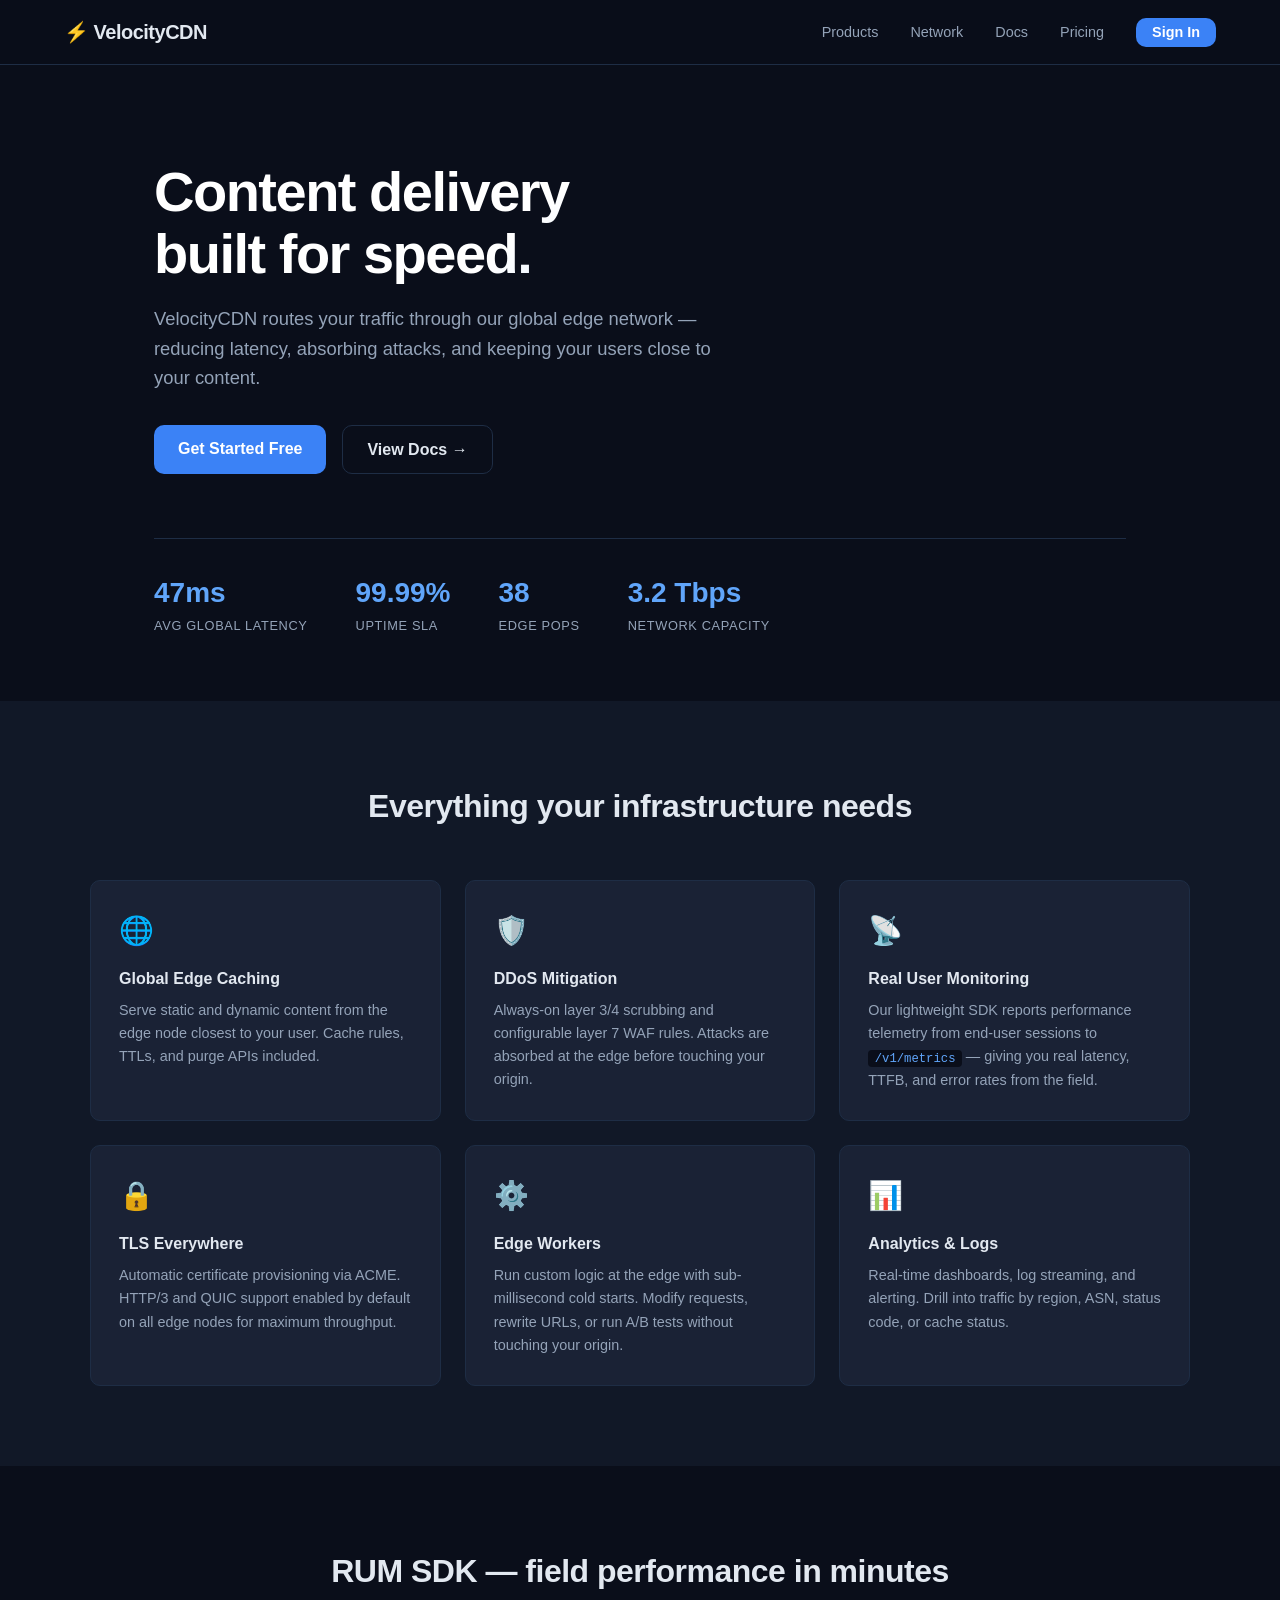
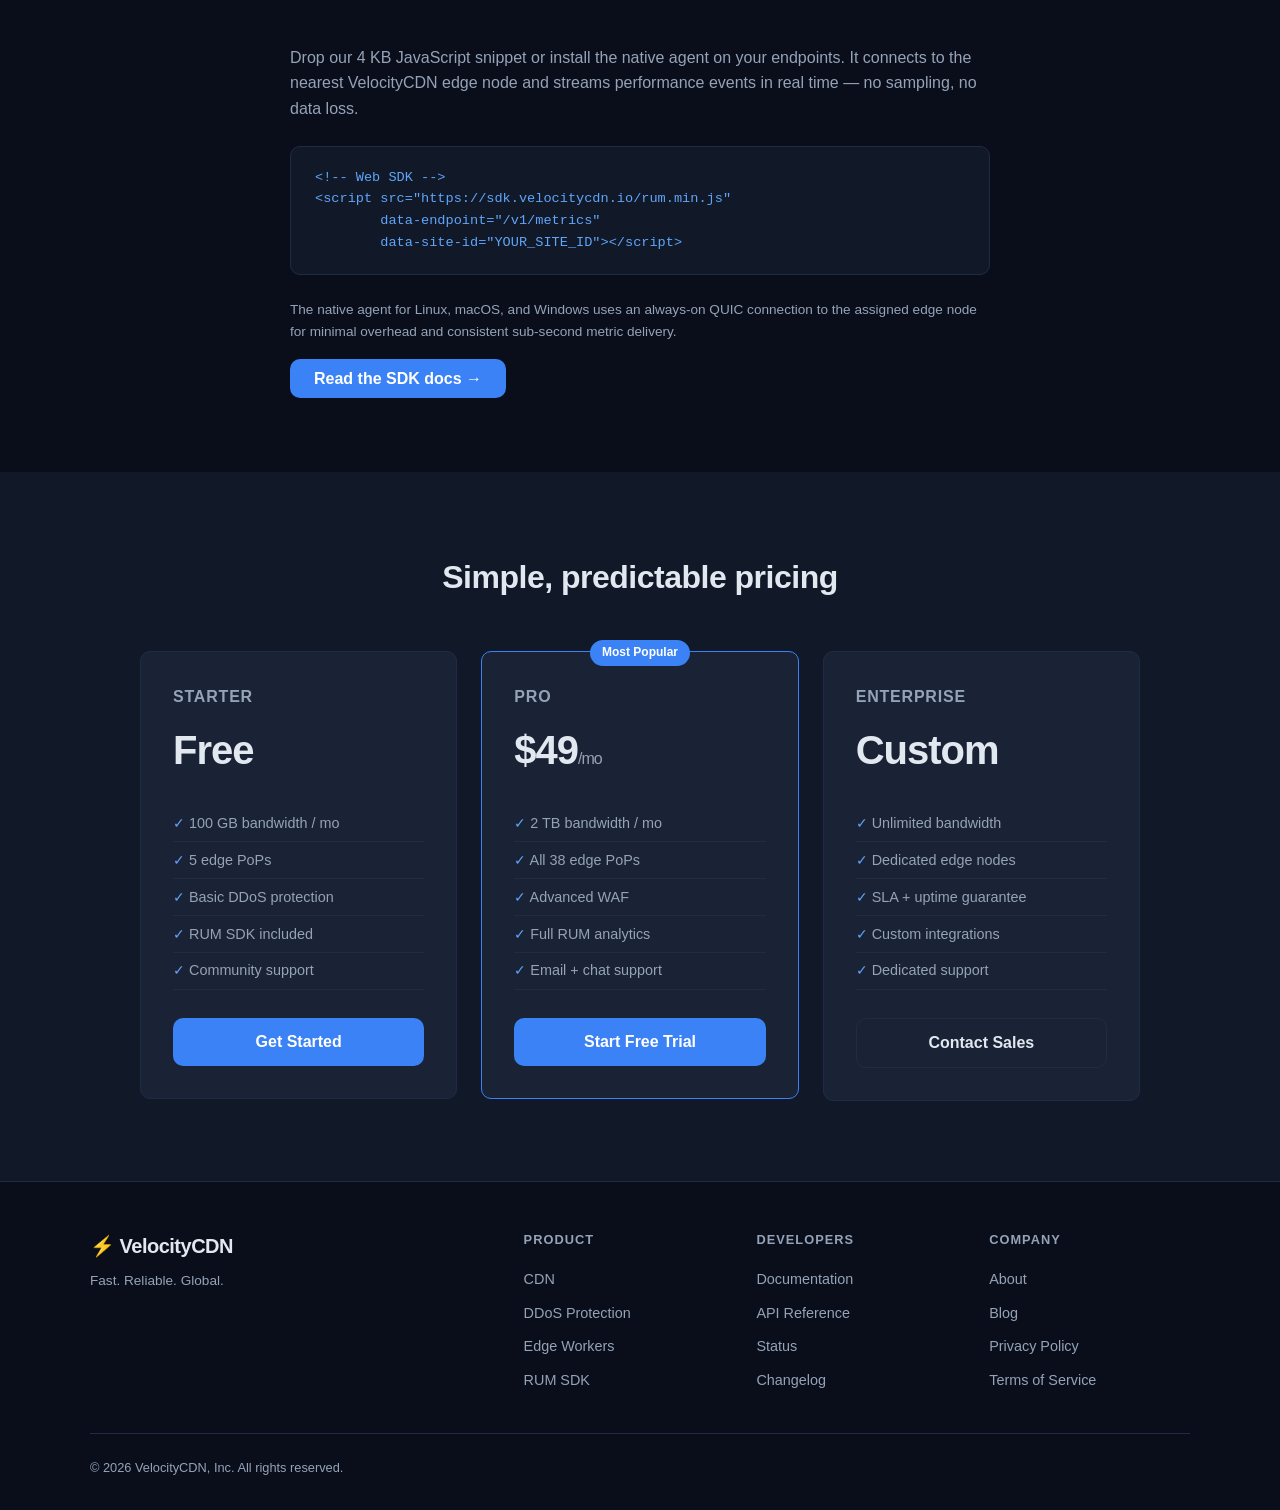
<file: webroot/index.html>
<!DOCTYPE html>
<html lang="en">
<head>
  <meta charset="UTF-8" />
  <meta name="viewport" content="width=device-width, initial-scale=1.0" />
  <title>VelocityCDN — Edge Delivery Network</title>
  <link rel="stylesheet" href="style.css" />
  <style>html { scroll-behavior: smooth; }</style>
</head>
<body>

  <!-- NAV -->
  <header>
    <nav class="navbar">
      <div class="logo">⚡ VelocityCDN</div>
      <ul class="nav-links">
        <li><a href="#products">Products</a></li>
        <li><a href="#network">Network</a></li>
        <li><a href="docs.html">Docs</a></li>
        <li><a href="#pricing">Pricing</a></li>
        <li><a href="login.html" class="btn-nav">Sign In</a></li>
      </ul>
    </nav>
  </header>

  <!-- HERO -->
  <section class="hero">
    <div class="hero-content">
      <h1>Content delivery<br/>built for speed.</h1>
      <p class="hero-sub">VelocityCDN routes your traffic through our global edge network — reducing latency, absorbing attacks, and keeping your users close to your content.</p>
      <div class="hero-btns">
        <a href="login.html" class="btn-primary">Get Started Free</a>
        <a href="docs.html" class="btn-secondary">View Docs →</a>
      </div>
    </div>
    <div class="hero-stat-bar">
      <div class="stat"><span class="stat-num">47ms</span><span class="stat-label">Avg global latency</span></div>
      <div class="stat"><span class="stat-num">99.99%</span><span class="stat-label">Uptime SLA</span></div>
      <div class="stat"><span class="stat-num">38</span><span class="stat-label">Edge PoPs</span></div>
      <div class="stat"><span class="stat-num">3.2 Tbps</span><span class="stat-label">Network capacity</span></div>
    </div>
  </section>

  <!-- FEATURES -->
  <section class="features" id="products">
    <h2>Everything your infrastructure needs</h2>
    <div class="feature-grid">
      <div class="feature-card">
        <div class="feature-icon">🌐</div>
        <h3>Global Edge Caching</h3>
        <p>Serve static and dynamic content from the edge node closest to your user. Cache rules, TTLs, and purge APIs included.</p>
      </div>
      <div class="feature-card">
        <div class="feature-icon">🛡️</div>
        <h3>DDoS Mitigation</h3>
        <p>Always-on layer 3/4 scrubbing and configurable layer 7 WAF rules. Attacks are absorbed at the edge before touching your origin.</p>
      </div>
      <div class="feature-card">
        <div class="feature-icon">📡</div>
        <h3>Real User Monitoring</h3>
        <p>Our lightweight SDK reports performance telemetry from end-user sessions to <code>/v1/metrics</code> — giving you real latency, TTFB, and error rates from the field.</p>
      </div>
      <div class="feature-card">
        <div class="feature-icon">🔒</div>
        <h3>TLS Everywhere</h3>
        <p>Automatic certificate provisioning via ACME. HTTP/3 and QUIC support enabled by default on all edge nodes for maximum throughput.</p>
      </div>
      <div class="feature-card">
        <div class="feature-icon">⚙️</div>
        <h3>Edge Workers</h3>
        <p>Run custom logic at the edge with sub-millisecond cold starts. Modify requests, rewrite URLs, or run A/B tests without touching your origin.</p>
      </div>
      <div class="feature-card">
        <div class="feature-icon">📊</div>
        <h3>Analytics &amp; Logs</h3>
        <p>Real-time dashboards, log streaming, and alerting. Drill into traffic by region, ASN, status code, or cache status.</p>
      </div>
    </div>
  </section>

  <!-- SDK SECTION -->
  <section class="sdk-section" id="network">
    <div class="sdk-content">
      <h2>RUM SDK — field performance in minutes</h2>
      <p>Drop our 4 KB JavaScript snippet or install the native agent on your endpoints. It connects to the nearest VelocityCDN edge node and streams performance events in real time — no sampling, no data loss.</p>
      <div class="code-block">
        <pre><code>&lt;!-- Web SDK --&gt;
&lt;script src="https://sdk.velocitycdn.io/rum.min.js"
        data-endpoint="/v1/metrics"
        data-site-id="YOUR_SITE_ID"&gt;&lt;/script&gt;</code></pre>
      </div>
      <p class="sdk-note">The native agent for Linux, macOS, and Windows uses an always-on QUIC connection to the assigned edge node for minimal overhead and consistent sub-second metric delivery.</p>
      <a href="docs.html" class="btn-primary">Read the SDK docs →</a>
    </div>
  </section>

  <!-- PRICING -->
  <section class="pricing" id="pricing">
    <h2>Simple, predictable pricing</h2>
    <div class="pricing-grid">
      <div class="pricing-card">
        <h3>Starter</h3>
        <div class="price">Free</div>
        <ul>
          <li>100 GB bandwidth / mo</li>
          <li>5 edge PoPs</li>
          <li>Basic DDoS protection</li>
          <li>RUM SDK included</li>
          <li>Community support</li>
        </ul>
        <a href="login.html" class="btn-primary">Get Started</a>
      </div>
      <div class="pricing-card featured">
        <div class="badge">Most Popular</div>
        <h3>Pro</h3>
        <div class="price">$49<span>/mo</span></div>
        <ul>
          <li>2 TB bandwidth / mo</li>
          <li>All 38 edge PoPs</li>
          <li>Advanced WAF</li>
          <li>Full RUM analytics</li>
          <li>Email + chat support</li>
        </ul>
        <a href="login.html" class="btn-primary">Start Free Trial</a>
      </div>
      <div class="pricing-card">
        <h3>Enterprise</h3>
        <div class="price">Custom</div>
        <ul>
          <li>Unlimited bandwidth</li>
          <li>Dedicated edge nodes</li>
          <li>SLA + uptime guarantee</li>
          <li>Custom integrations</li>
          <li>Dedicated support</li>
        </ul>
        <a href="#" class="btn-secondary">Contact Sales</a>
      </div>
    </div>
  </section>

  <!-- FOOTER -->
  <footer>
    <div class="footer-grid">
      <div>
        <div class="logo">⚡ VelocityCDN</div>
        <p class="footer-tagline">Fast. Reliable. Global.</p>
      </div>
      <div>
        <h4>Product</h4>
        <ul>
          <li><a href="#">CDN</a></li>
          <li><a href="#">DDoS Protection</a></li>
          <li><a href="#">Edge Workers</a></li>
          <li><a href="#">RUM SDK</a></li>
        </ul>
      </div>
      <div>
        <h4>Developers</h4>
        <ul>
          <li><a href="docs.html">Documentation</a></li>
          <li><a href="#">API Reference</a></li>
          <li><a href="#">Status</a></li>
          <li><a href="#">Changelog</a></li>
        </ul>
      </div>
      <div>
        <h4>Company</h4>
        <ul>
          <li><a href="#">About</a></li>
          <li><a href="#">Blog</a></li>
          <li><a href="#">Privacy Policy</a></li>
          <li><a href="#">Terms of Service</a></li>
        </ul>
      </div>
    </div>
    <div class="footer-bottom">
      <p>© 2026 VelocityCDN, Inc. All rights reserved.</p>
    </div>
  </footer>

</body>
</html>
</file>
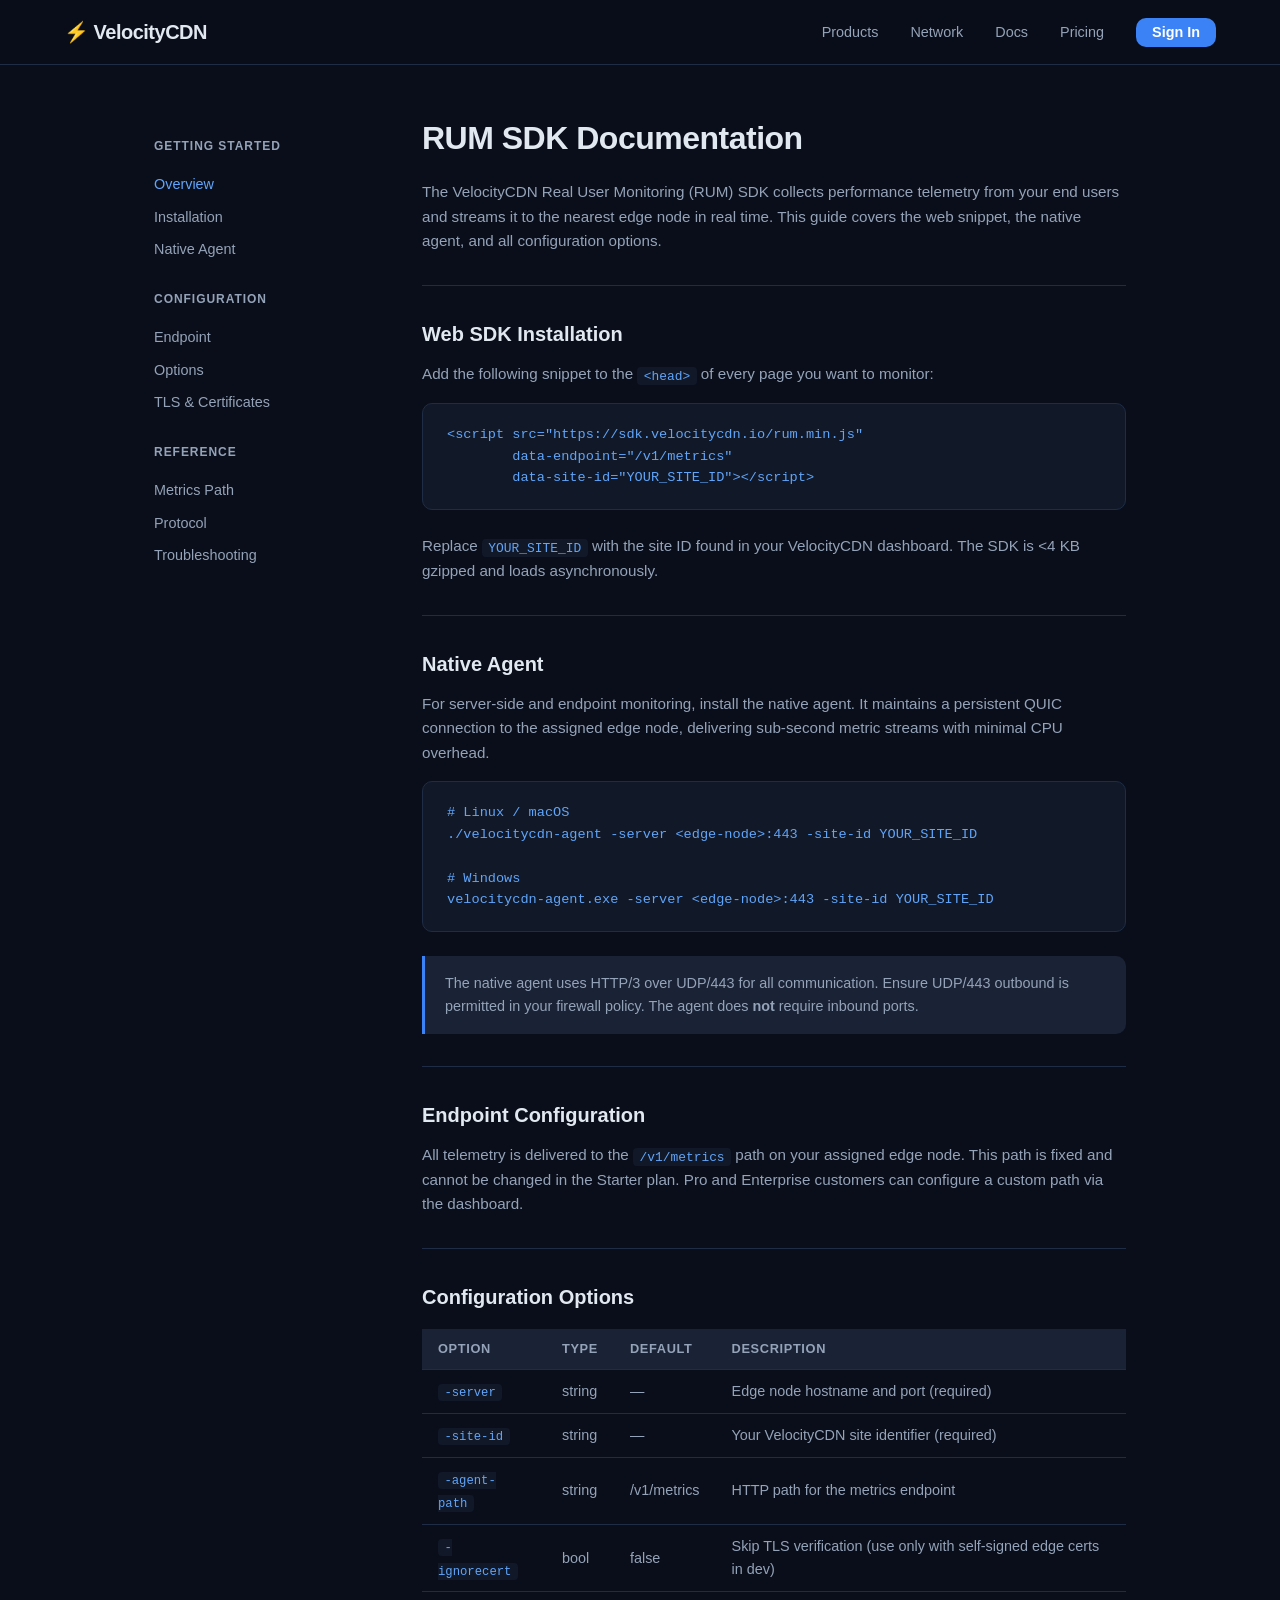
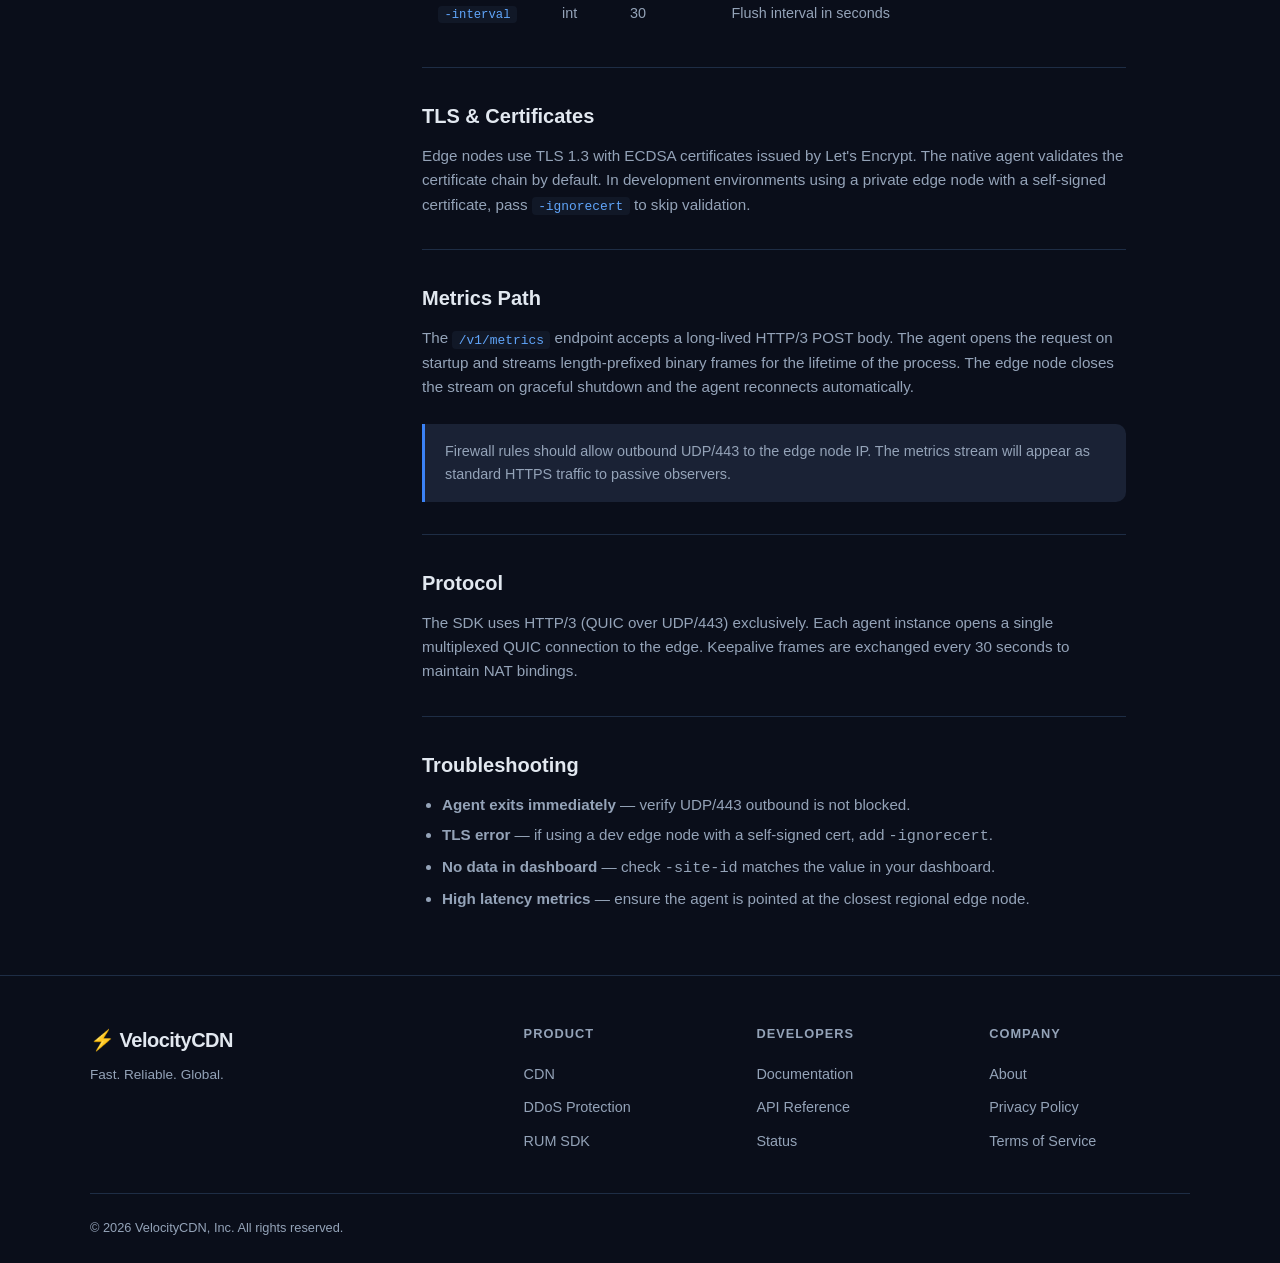
<file: webroot/docs.html>
<!DOCTYPE html>
<html lang="en">
<head>
  <meta charset="UTF-8" />
  <meta name="viewport" content="width=device-width, initial-scale=1.0" />
  <title>RUM SDK Docs — VelocityCDN</title>
  <link rel="stylesheet" href="style.css" />
  <style>
    .docs-layout { display: flex; max-width: 1100px; margin: 0 auto; padding: 3rem 4rem; gap: 3rem; }
    .docs-sidebar { width: 220px; flex-shrink: 0; }
    .docs-sidebar h4 { font-size: 0.75rem; text-transform: uppercase; letter-spacing: 0.08em; color: var(--text-muted); margin-bottom: 0.75rem; margin-top: 1.5rem; }
    .docs-sidebar ul { list-style: none; }
    .docs-sidebar ul li a { color: var(--text-muted); text-decoration: none; font-size: 0.9rem; display: block; padding: 0.3rem 0; transition: color 0.2s; }
    .docs-sidebar ul li a:hover, .docs-sidebar ul li a.active { color: var(--accent2); }
    .docs-content { flex: 1; min-width: 0; }
    .docs-content h1 { font-size: 2rem; font-weight: 700; margin-bottom: 1rem; letter-spacing: -0.5px; }
    .docs-content h2 { font-size: 1.25rem; font-weight: 600; margin: 2rem 0 0.75rem; padding-top: 2rem; border-top: 1px solid var(--border); }
    .docs-content p { color: var(--text-muted); margin-bottom: 1rem; font-size: 0.95rem; }
    .docs-content ul { color: var(--text-muted); margin: 0.5rem 0 1rem 1.25rem; font-size: 0.95rem; }
    .docs-content ul li { margin-bottom: 0.4rem; }
    .callout { background: var(--bg3); border-left: 3px solid var(--accent); border-radius: 0 var(--radius) var(--radius) 0; padding: 1rem 1.25rem; margin: 1.5rem 0; font-size: 0.9rem; color: var(--text-muted); }
    table { width: 100%; border-collapse: collapse; margin: 1rem 0 1.5rem; font-size: 0.9rem; }
    th { text-align: left; padding: 0.6rem 1rem; background: var(--bg3); color: var(--text-muted); font-weight: 600; font-size: 0.8rem; text-transform: uppercase; letter-spacing: 0.05em; }
    td { padding: 0.6rem 1rem; border-top: 1px solid var(--border); color: var(--text-muted); }
    td code, p code { background: var(--bg2); color: var(--accent2); padding: 0.1rem 0.4rem; border-radius: 4px; font-size: 0.85em; font-family: "SF Mono","Fira Code",monospace; }
    @media (max-width: 768px) { .docs-layout { flex-direction: column; padding: 2rem 1.5rem; } .docs-sidebar { width: 100%; } }
  </style>
</head>
<body>

  <header>
    <nav class="navbar">
      <div class="logo">⚡ VelocityCDN</div>
      <ul class="nav-links">
        <li><a href="index.html">Products</a></li>
        <li><a href="index.html">Network</a></li>
        <li><a href="docs.html">Docs</a></li>
        <li><a href="index.html">Pricing</a></li>
        <li><a href="#" class="btn-nav">Sign In</a></li>
      </ul>
    </nav>
  </header>

  <div class="docs-layout">

    <aside class="docs-sidebar">
      <h4>Getting Started</h4>
      <ul>
        <li><a href="#overview" class="active">Overview</a></li>
        <li><a href="#install">Installation</a></li>
        <li><a href="#native-agent">Native Agent</a></li>
      </ul>
      <h4>Configuration</h4>
      <ul>
        <li><a href="#endpoint">Endpoint</a></li>
        <li><a href="#options">Options</a></li>
        <li><a href="#tls">TLS &amp; Certificates</a></li>
      </ul>
      <h4>Reference</h4>
      <ul>
        <li><a href="#metrics-path">Metrics Path</a></li>
        <li><a href="#protocol">Protocol</a></li>
        <li><a href="#troubleshooting">Troubleshooting</a></li>
      </ul>
    </aside>

    <main class="docs-content">
      <h1 id="overview">RUM SDK Documentation</h1>
      <p>The VelocityCDN Real User Monitoring (RUM) SDK collects performance telemetry from your end users and streams it to the nearest edge node in real time. This guide covers the web snippet, the native agent, and all configuration options.</p>

      <h2 id="install">Web SDK Installation</h2>
      <p>Add the following snippet to the <code>&lt;head&gt;</code> of every page you want to monitor:</p>
      <div class="code-block">
        <pre><code>&lt;script src="https://sdk.velocitycdn.io/rum.min.js"
        data-endpoint="/v1/metrics"
        data-site-id="YOUR_SITE_ID"&gt;&lt;/script&gt;</code></pre>
      </div>
      <p>Replace <code>YOUR_SITE_ID</code> with the site ID found in your VelocityCDN dashboard. The SDK is &lt;4 KB gzipped and loads asynchronously.</p>

      <h2 id="native-agent">Native Agent</h2>
      <p>For server-side and endpoint monitoring, install the native agent. It maintains a persistent QUIC connection to the assigned edge node, delivering sub-second metric streams with minimal CPU overhead.</p>
      <div class="code-block">
        <pre><code># Linux / macOS
./velocitycdn-agent -server &lt;edge-node&gt;:443 -site-id YOUR_SITE_ID

# Windows
velocitycdn-agent.exe -server &lt;edge-node&gt;:443 -site-id YOUR_SITE_ID</code></pre>
      </div>
      <div class="callout">
        The native agent uses HTTP/3 over UDP/443 for all communication. Ensure UDP/443 outbound is permitted in your firewall policy. The agent does <strong>not</strong> require inbound ports.
      </div>

      <h2 id="endpoint">Endpoint Configuration</h2>
      <p>All telemetry is delivered to the <code>/v1/metrics</code> path on your assigned edge node. This path is fixed and cannot be changed in the Starter plan. Pro and Enterprise customers can configure a custom path via the dashboard.</p>

      <h2 id="options">Configuration Options</h2>
      <table>
        <thead><tr><th>Option</th><th>Type</th><th>Default</th><th>Description</th></tr></thead>
        <tbody>
          <tr><td><code>-server</code></td><td>string</td><td>—</td><td>Edge node hostname and port (required)</td></tr>
          <tr><td><code>-site-id</code></td><td>string</td><td>—</td><td>Your VelocityCDN site identifier (required)</td></tr>
          <tr><td><code>-agent-path</code></td><td>string</td><td>/v1/metrics</td><td>HTTP path for the metrics endpoint</td></tr>
          <tr><td><code>-ignorecert</code></td><td>bool</td><td>false</td><td>Skip TLS verification (use only with self-signed edge certs in dev)</td></tr>
          <tr><td><code>-interval</code></td><td>int</td><td>30</td><td>Flush interval in seconds</td></tr>
        </tbody>
      </table>

      <h2 id="tls">TLS &amp; Certificates</h2>
      <p>Edge nodes use TLS 1.3 with ECDSA certificates issued by Let's Encrypt. The native agent validates the certificate chain by default. In development environments using a private edge node with a self-signed certificate, pass <code>-ignorecert</code> to skip validation.</p>

      <h2 id="metrics-path">Metrics Path</h2>
      <p>The <code>/v1/metrics</code> endpoint accepts a long-lived HTTP/3 POST body. The agent opens the request on startup and streams length-prefixed binary frames for the lifetime of the process. The edge node closes the stream on graceful shutdown and the agent reconnects automatically.</p>
      <div class="callout">
        Firewall rules should allow outbound UDP/443 to the edge node IP. The metrics stream will appear as standard HTTPS traffic to passive observers.
      </div>

      <h2 id="protocol">Protocol</h2>
      <p>The SDK uses HTTP/3 (QUIC over UDP/443) exclusively. Each agent instance opens a single multiplexed QUIC connection to the edge. Keepalive frames are exchanged every 30 seconds to maintain NAT bindings.</p>

      <h2 id="troubleshooting">Troubleshooting</h2>
      <ul>
        <li><strong>Agent exits immediately</strong> — verify UDP/443 outbound is not blocked.</li>
        <li><strong>TLS error</strong> — if using a dev edge node with a self-signed cert, add <code>-ignorecert</code>.</li>
        <li><strong>No data in dashboard</strong> — check <code>-site-id</code> matches the value in your dashboard.</li>
        <li><strong>High latency metrics</strong> — ensure the agent is pointed at the closest regional edge node.</li>
      </ul>
    </main>

  </div>

  <footer>
    <div class="footer-grid">
      <div>
        <div class="logo">⚡ VelocityCDN</div>
        <p class="footer-tagline">Fast. Reliable. Global.</p>
      </div>
      <div>
        <h4>Product</h4>
        <ul><li><a href="index.html">CDN</a></li><li><a href="index.html">DDoS Protection</a></li><li><a href="index.html">RUM SDK</a></li></ul>
      </div>
      <div>
        <h4>Developers</h4>
        <ul><li><a href="docs.html">Documentation</a></li><li><a href="#">API Reference</a></li><li><a href="#">Status</a></li></ul>
      </div>
      <div>
        <h4>Company</h4>
        <ul><li><a href="#">About</a></li><li><a href="#">Privacy Policy</a></li><li><a href="#">Terms of Service</a></li></ul>
      </div>
    </div>
    <div class="footer-bottom"><p>© 2026 VelocityCDN, Inc. All rights reserved.</p></div>
  </footer>

</body>
</html>
</file>
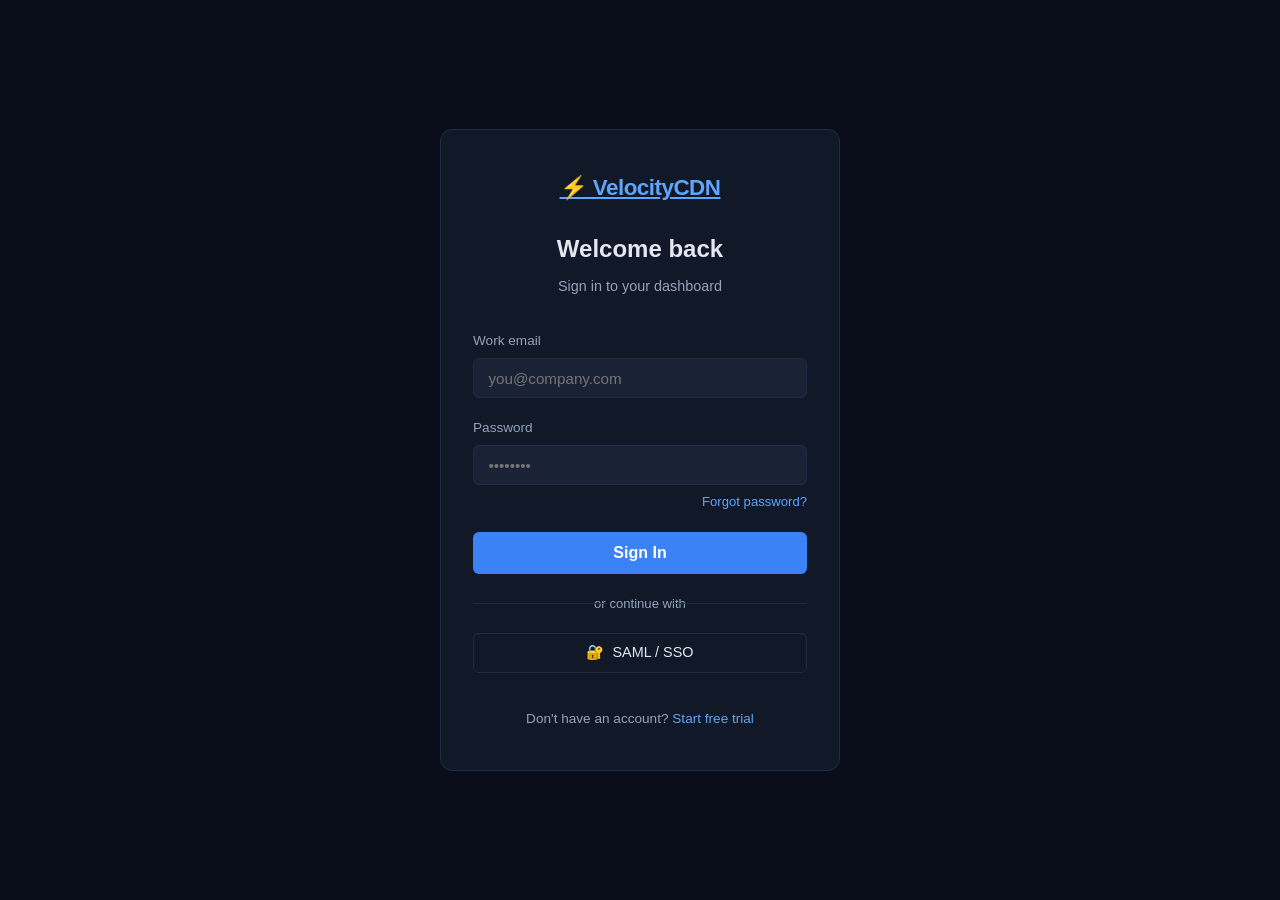
<file: webroot/login.html>
<!DOCTYPE html>
<html lang="en">
<head>
  <meta charset="UTF-8" />
  <meta name="viewport" content="width=device-width, initial-scale=1.0" />
  <title>Sign In — VelocityCDN</title>
  <link rel="stylesheet" href="style.css" />
  <style>
    .login-wrap {
      min-height: 100vh;
      display: flex;
      align-items: center;
      justify-content: center;
      background: var(--bg);
    }
    .login-card {
      background: var(--bg2);
      border: 1px solid var(--border);
      border-radius: 12px;
      padding: 2.5rem 2rem;
      width: 100%;
      max-width: 400px;
    }
    .login-card .logo {
      font-size: 1.4rem;
      font-weight: 700;
      color: var(--accent2);
      margin-bottom: 1.5rem;
      display: block;
      text-align: center;
    }
    .login-card h1 {
      font-size: 1.5rem;
      text-align: center;
      margin-bottom: 0.4rem;
    }
    .login-card .sub {
      text-align: center;
      color: var(--text-muted);
      font-size: 0.9rem;
      margin-bottom: 2rem;
    }
    .form-group {
      margin-bottom: 1.2rem;
    }
    .form-group label {
      display: block;
      font-size: 0.85rem;
      color: var(--text-muted);
      margin-bottom: 0.4rem;
    }
    .form-group input {
      width: 100%;
      padding: 0.65rem 0.9rem;
      background: var(--bg3);
      border: 1px solid var(--border);
      border-radius: 6px;
      color: var(--text);
      font-size: 0.95rem;
      outline: none;
      transition: border-color 0.2s;
    }
    .form-group input:focus {
      border-color: var(--accent);
    }
    .forgot {
      display: block;
      text-align: right;
      font-size: 0.82rem;
      color: var(--accent2);
      margin-top: -0.8rem;
      margin-bottom: 1.2rem;
      text-decoration: none;
    }
    .btn-login {
      width: 100%;
      padding: 0.75rem;
      background: var(--accent);
      color: #fff;
      border: none;
      border-radius: 6px;
      font-size: 1rem;
      font-weight: 600;
      cursor: pointer;
      transition: background 0.2s;
    }
    .btn-login:hover { background: var(--accent2); }
    .divider {
      text-align: center;
      color: var(--text-muted);
      font-size: 0.82rem;
      margin: 1.2rem 0;
      position: relative;
    }
    .divider::before, .divider::after {
      content: "";
      position: absolute;
      top: 50%;
      width: 40%;
      height: 1px;
      background: var(--border);
    }
    .divider::before { left: 0; }
    .divider::after { right: 0; }
    .sso-btn {
      width: 100%;
      padding: 0.65rem;
      background: transparent;
      border: 1px solid var(--border);
      border-radius: 6px;
      color: var(--text);
      font-size: 0.9rem;
      cursor: pointer;
      transition: border-color 0.2s;
      margin-bottom: 0.7rem;
    }
    .sso-btn:hover { border-color: var(--accent); }
    .signup-link {
      text-align: center;
      margin-top: 1.5rem;
      font-size: 0.85rem;
      color: var(--text-muted);
    }
    .signup-link a { color: var(--accent2); text-decoration: none; }
    .error-banner {
      display: none;
      background: rgba(239,68,68,0.15);
      border: 1px solid rgba(239,68,68,0.4);
      border-radius: 6px;
      padding: 0.6rem 0.9rem;
      font-size: 0.85rem;
      color: #fca5a5;
      margin-bottom: 1.2rem;
    }
  </style>
</head>
<body>
  <div class="login-wrap">
    <div class="login-card">
      <a href="index.html" class="logo">⚡ VelocityCDN</a>
      <h1>Welcome back</h1>
      <p class="sub">Sign in to your dashboard</p>

      <div class="error-banner" id="errBanner">Incorrect email or password. Please try again.</div>

      <form id="loginForm" onsubmit="handleLogin(event)">
        <div class="form-group">
          <label for="email">Work email</label>
          <input type="email" id="email" placeholder="you@company.com" autocomplete="username" required />
        </div>
        <div class="form-group">
          <label for="password">Password</label>
          <input type="password" id="password" placeholder="••••••••" autocomplete="current-password" required />
        </div>
        <a href="#" class="forgot">Forgot password?</a>
        <button type="submit" class="btn-login">Sign In</button>
      </form>

      <div class="divider">or continue with</div>
      <button class="sso-btn" onclick="ssoClick()">🔐 &nbsp;SAML / SSO</button>

      <div class="signup-link">
        Don't have an account? <a href="#">Start free trial</a>
      </div>
    </div>
  </div>

  <script>
    function handleLogin(e) {
      e.preventDefault();
      // Simulate a brief loading state then show an error — typical for
      // a login page where the backend auth service is "unavailable".
      const btn = document.querySelector('.btn-login');
      btn.textContent = 'Signing in…';
      btn.disabled = true;
      setTimeout(function() {
        btn.textContent = 'Sign In';
        btn.disabled = false;
        document.getElementById('errBanner').style.display = 'block';
      }, 1200);
    }
    function ssoClick() {
      document.getElementById('errBanner').style.display = 'none';
      document.querySelector('.error-banner').textContent =
        'SSO configuration not found for this domain. Contact your administrator.';
      document.getElementById('errBanner').style.display = 'block';
    }
  </script>
</body>
</html>
</file>
<file: webroot/style.css>
*, *::before, *::after { box-sizing: border-box; margin: 0; padding: 0; }

:root {
  --bg: #0a0e1a;
  --bg2: #111827;
  --bg3: #1a2235;
  --accent: #3b82f6;
  --accent2: #60a5fa;
  --text: #e2e8f0;
  --text-muted: #94a3b8;
  --border: #1e2d45;
  --radius: 10px;
}

body {
  font-family: -apple-system, BlinkMacSystemFont, "Segoe UI", Roboto, sans-serif;
  background: var(--bg);
  color: var(--text);
  line-height: 1.6;
}

/* NAV */
.navbar {
  display: flex;
  align-items: center;
  justify-content: space-between;
  padding: 1rem 4rem;
  border-bottom: 1px solid var(--border);
  position: sticky;
  top: 0;
  background: rgba(10,14,26,0.95);
  backdrop-filter: blur(8px);
  z-index: 100;
}
.logo { font-size: 1.25rem; font-weight: 700; letter-spacing: -0.5px; }
.nav-links { list-style: none; display: flex; gap: 2rem; align-items: center; }
.nav-links a { color: var(--text-muted); text-decoration: none; font-size: 0.9rem; transition: color 0.2s; }
.nav-links a:hover { color: var(--text); }
.btn-nav {
  background: var(--accent);
  color: #fff !important;
  padding: 0.4rem 1rem;
  border-radius: var(--radius);
  font-weight: 600;
}

/* HERO */
.hero {
  padding: 6rem 4rem 4rem;
  max-width: 1100px;
  margin: 0 auto;
}
.hero h1 {
  font-size: 3.5rem;
  font-weight: 800;
  line-height: 1.1;
  letter-spacing: -1.5px;
  background: linear-gradient(135deg, #fff 40%, var(--accent2));
  -webkit-background-clip: text;
  -webkit-text-fill-color: transparent;
  background-clip: text;
  margin-bottom: 1.25rem;
}
.hero-sub {
  color: var(--text-muted);
  font-size: 1.15rem;
  max-width: 560px;
  margin-bottom: 2rem;
}
.hero-btns { display: flex; gap: 1rem; flex-wrap: wrap; margin-bottom: 4rem; }
.btn-primary {
  background: var(--accent);
  color: #fff;
  padding: 0.7rem 1.5rem;
  border-radius: var(--radius);
  font-weight: 600;
  text-decoration: none;
  transition: background 0.2s;
}
.btn-primary:hover { background: var(--accent2); }
.btn-secondary {
  background: transparent;
  color: var(--text);
  padding: 0.7rem 1.5rem;
  border-radius: var(--radius);
  font-weight: 600;
  text-decoration: none;
  border: 1px solid var(--border);
  transition: border-color 0.2s;
}
.btn-secondary:hover { border-color: var(--accent); }

.hero-stat-bar {
  display: flex;
  gap: 3rem;
  flex-wrap: wrap;
  border-top: 1px solid var(--border);
  padding-top: 2rem;
}
.stat { display: flex; flex-direction: column; }
.stat-num { font-size: 1.75rem; font-weight: 700; color: var(--accent2); }
.stat-label { font-size: 0.8rem; color: var(--text-muted); text-transform: uppercase; letter-spacing: 0.05em; }

/* FEATURES */
.features {
  background: var(--bg2);
  padding: 5rem 4rem;
}
.features h2, .sdk-section h2, .pricing h2 {
  text-align: center;
  font-size: 2rem;
  font-weight: 700;
  margin-bottom: 3rem;
  letter-spacing: -0.5px;
}
.feature-grid {
  max-width: 1100px;
  margin: 0 auto;
  display: grid;
  grid-template-columns: repeat(auto-fit, minmax(280px, 1fr));
  gap: 1.5rem;
}
.feature-card {
  background: var(--bg3);
  border: 1px solid var(--border);
  border-radius: var(--radius);
  padding: 1.75rem;
  transition: border-color 0.2s;
}
.feature-card:hover { border-color: var(--accent); }
.feature-icon { font-size: 1.75rem; margin-bottom: 0.75rem; }
.feature-card h3 { font-size: 1rem; font-weight: 600; margin-bottom: 0.5rem; }
.feature-card p { color: var(--text-muted); font-size: 0.9rem; }
.feature-card code {
  background: var(--bg);
  color: var(--accent2);
  padding: 0.1rem 0.4rem;
  border-radius: 4px;
  font-size: 0.85em;
}

/* SDK SECTION */
.sdk-section {
  padding: 5rem 4rem;
  max-width: 1100px;
  margin: 0 auto;
}
.sdk-content { max-width: 700px; margin: 0 auto; }
.sdk-content p { color: var(--text-muted); margin-bottom: 1.5rem; }
.code-block {
  background: var(--bg2);
  border: 1px solid var(--border);
  border-radius: var(--radius);
  padding: 1.25rem 1.5rem;
  margin-bottom: 1.5rem;
  overflow-x: auto;
}
.code-block pre { margin: 0; }
.code-block code {
  font-family: "SF Mono", "Fira Code", monospace;
  font-size: 0.85rem;
  color: var(--accent2);
  white-space: pre;
}
.sdk-note { font-size: 0.85rem !important; }

/* PRICING */
.pricing {
  background: var(--bg2);
  padding: 5rem 4rem;
}
.pricing-grid {
  max-width: 1000px;
  margin: 0 auto;
  display: grid;
  grid-template-columns: repeat(auto-fit, minmax(260px, 1fr));
  gap: 1.5rem;
  align-items: start;
}
.pricing-card {
  background: var(--bg3);
  border: 1px solid var(--border);
  border-radius: var(--radius);
  padding: 2rem;
  position: relative;
}
.pricing-card.featured { border-color: var(--accent); }
.badge {
  position: absolute;
  top: -12px;
  left: 50%;
  transform: translateX(-50%);
  background: var(--accent);
  color: #fff;
  font-size: 0.75rem;
  font-weight: 700;
  padding: 0.2rem 0.75rem;
  border-radius: 99px;
  white-space: nowrap;
}
.pricing-card h3 { font-size: 1rem; font-weight: 600; margin-bottom: 0.5rem; color: var(--text-muted); text-transform: uppercase; letter-spacing: 0.05em; }
.price { font-size: 2.5rem; font-weight: 800; margin-bottom: 1.5rem; letter-spacing: -1px; }
.price span { font-size: 1rem; color: var(--text-muted); font-weight: 400; }
.pricing-card ul { list-style: none; margin-bottom: 1.75rem; }
.pricing-card ul li {
  padding: 0.4rem 0;
  font-size: 0.9rem;
  color: var(--text-muted);
  border-bottom: 1px solid var(--border);
}
.pricing-card ul li::before { content: "✓  "; color: var(--accent2); }
.pricing-card .btn-primary, .pricing-card .btn-secondary {
  display: block;
  text-align: center;
  width: 100%;
}

/* FOOTER */
footer {
  background: var(--bg);
  border-top: 1px solid var(--border);
  padding: 3rem 4rem 2rem;
}
.footer-grid {
  max-width: 1100px;
  margin: 0 auto;
  display: grid;
  grid-template-columns: 2fr 1fr 1fr 1fr;
  gap: 2rem;
  margin-bottom: 2rem;
}
.footer-tagline { color: var(--text-muted); font-size: 0.85rem; margin-top: 0.5rem; }
footer h4 { font-size: 0.8rem; text-transform: uppercase; letter-spacing: 0.08em; color: var(--text-muted); margin-bottom: 1rem; }
footer ul { list-style: none; }
footer ul li { margin-bottom: 0.5rem; }
footer ul a { color: var(--text-muted); text-decoration: none; font-size: 0.9rem; transition: color 0.2s; }
footer ul a:hover { color: var(--text); }
.footer-bottom {
  max-width: 1100px;
  margin: 0 auto;
  padding-top: 1.5rem;
  border-top: 1px solid var(--border);
  color: var(--text-muted);
  font-size: 0.8rem;
}

@media (max-width: 768px) {
  .navbar { padding: 1rem 1.5rem; }
  .nav-links { gap: 1rem; }
  .hero { padding: 3rem 1.5rem 2rem; }
  .hero h1 { font-size: 2.25rem; }
  .features, .sdk-section, .pricing { padding: 3rem 1.5rem; }
  footer { padding: 2rem 1.5rem; }
  .footer-grid { grid-template-columns: 1fr 1fr; }
}
</file>
